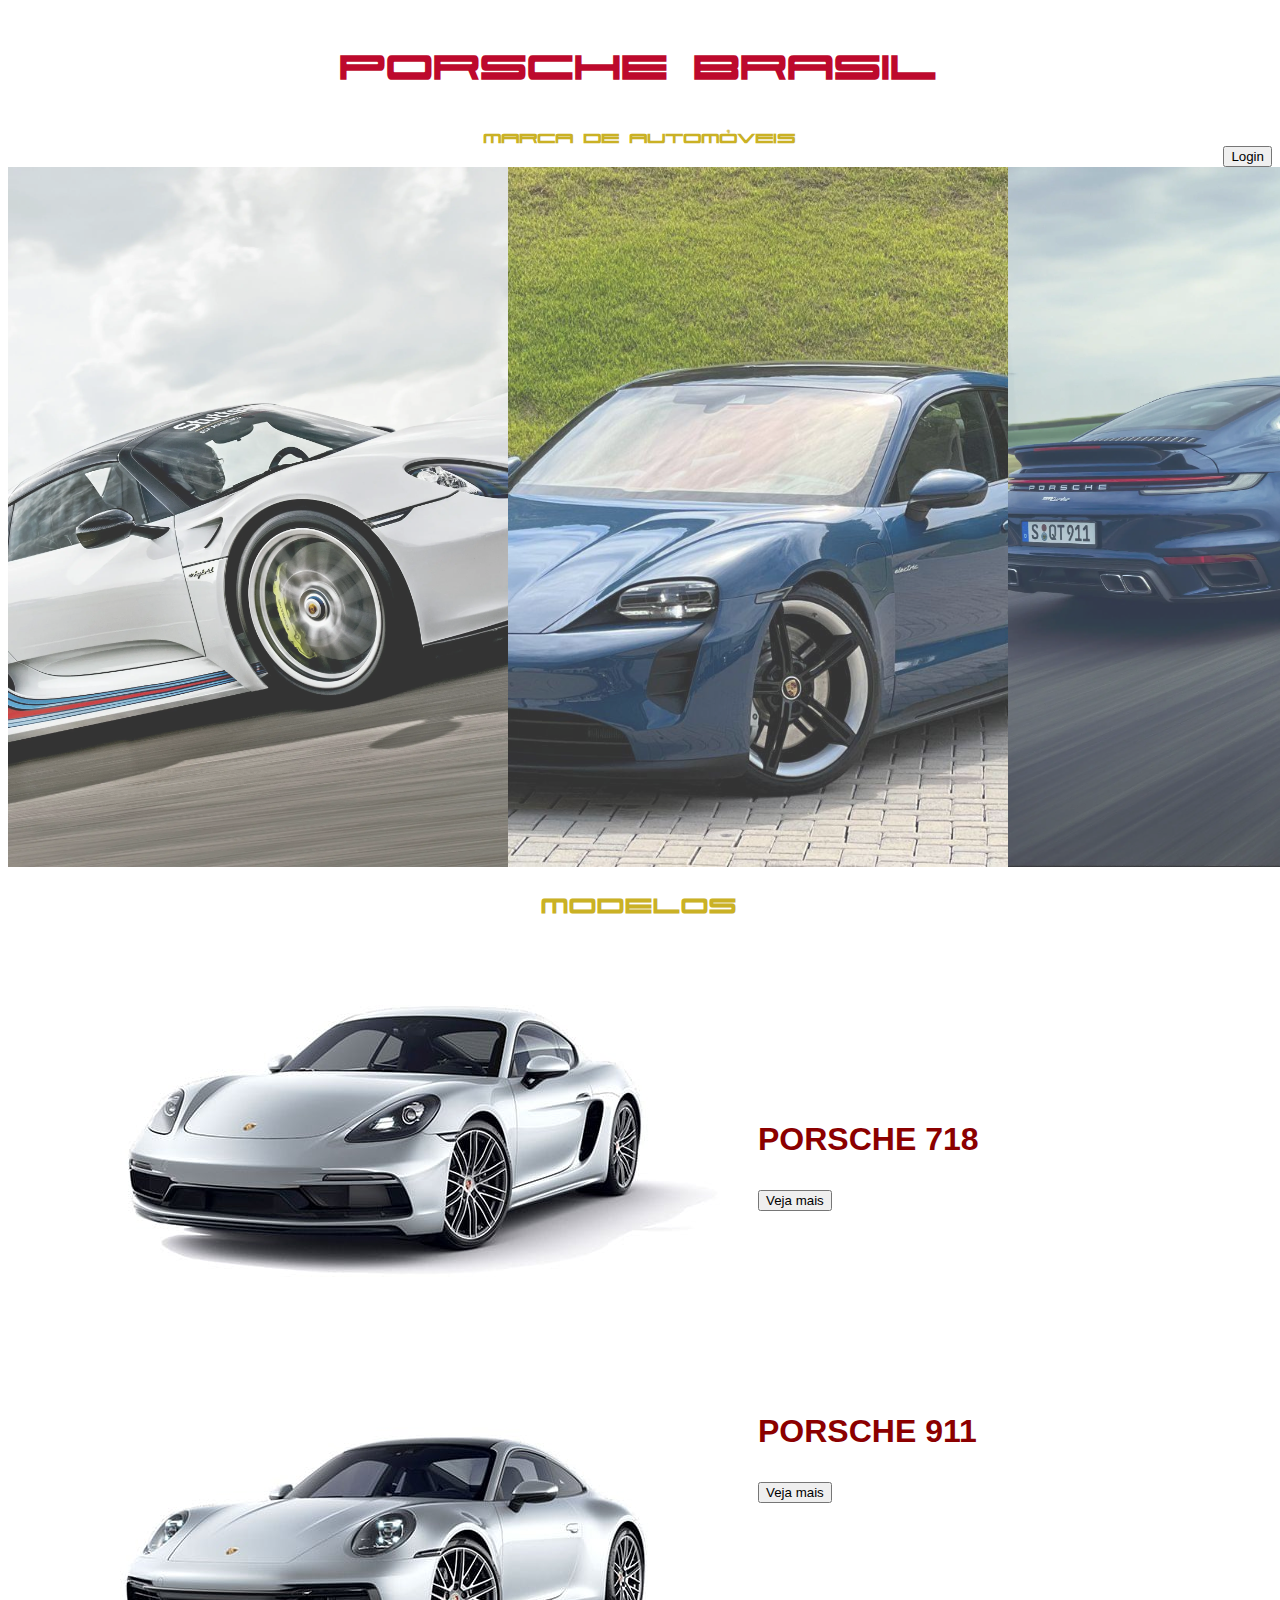
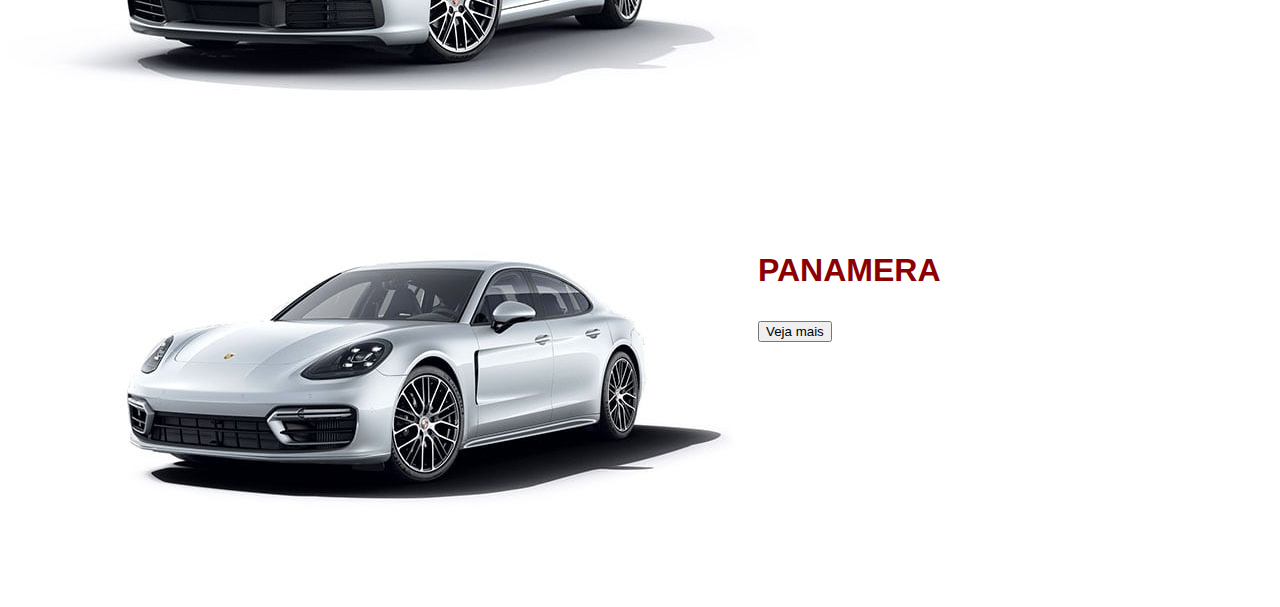
<file: PORSCHE SITE 3/index.html>
<!DOCTYPE html>
<html lang="en">

<head>
    <meta charset="UTF-8">
    <meta http-equiv="X-UA-Compatible" content="IE=edge">
    <meta name="viewport" content="width=device-width, initial-scale=1.0">
    <link rel="stylesheet" href="style.css">
    <link rel="stylesheet" href="porsche 718.html">
    <link rel="stylesheet" href="porschekk.css">
    <link rel="icon" href="favicon.png">
    <title>Porsche Senai</title>
</head>

<body>
    <center>
        <div class="relative-parent">
            <h2>Porsche Brasil</h2>
        </div>
        <h3>Marca de automóveis<h6h2>
                </div>
                <div>
                    <div class="login">
                        <button>
                            Login
                        </button>
                    </div>
                    <section>
    <img src="Porsche 918 Spyder.webp">
    <img src="taycan.jpeg">
    <img src="PORSCHE 911 TURBO S.webp">
    <img src="f90d5998a42c49f8b4ae470b72a1210b_1661197588500.jpg">
          </section>
            <h2>
                MODELOS
                </h1>
        </center>
    </div>
    <div class="texth1">
        <img src="718.jpg">
        <h1>
            <br>
            <br>
            <br>
            <br>
            <p>PORSCHE 718
            </p>
        </h1>
        <button onclick="window.location.href = 'http://127.0.0.1:5500/porsche%20718.html'">Veja mais</button>
    </div>
    <div class="texth1">
        <img src="911.jpg">
        <h1>
            <br>
            <br>
            <br>
            <br>
            <p>PORSCHE 911
            </p>
        </h1>
        <button onclick="window.location.href = 'http://127.0.0.1:5500/porsche%20718.html'">Veja mais</button>
    </div>
    </center>
    </div>
    <div class="texth1">
        <img src="panamera.jpg">
        <h1>
            <br>
            <br>
            <br>
            <br>
            <br>
            <br>
            <br>
            <br>
            <p>PANAMERA
            </p>
        </h1>
    </div>


    <button onclick="window.location.href = 'http://127.0.0.1:5500/porsche%20718.html'">Veja mais</button>
    
</body>

</html>
</file>
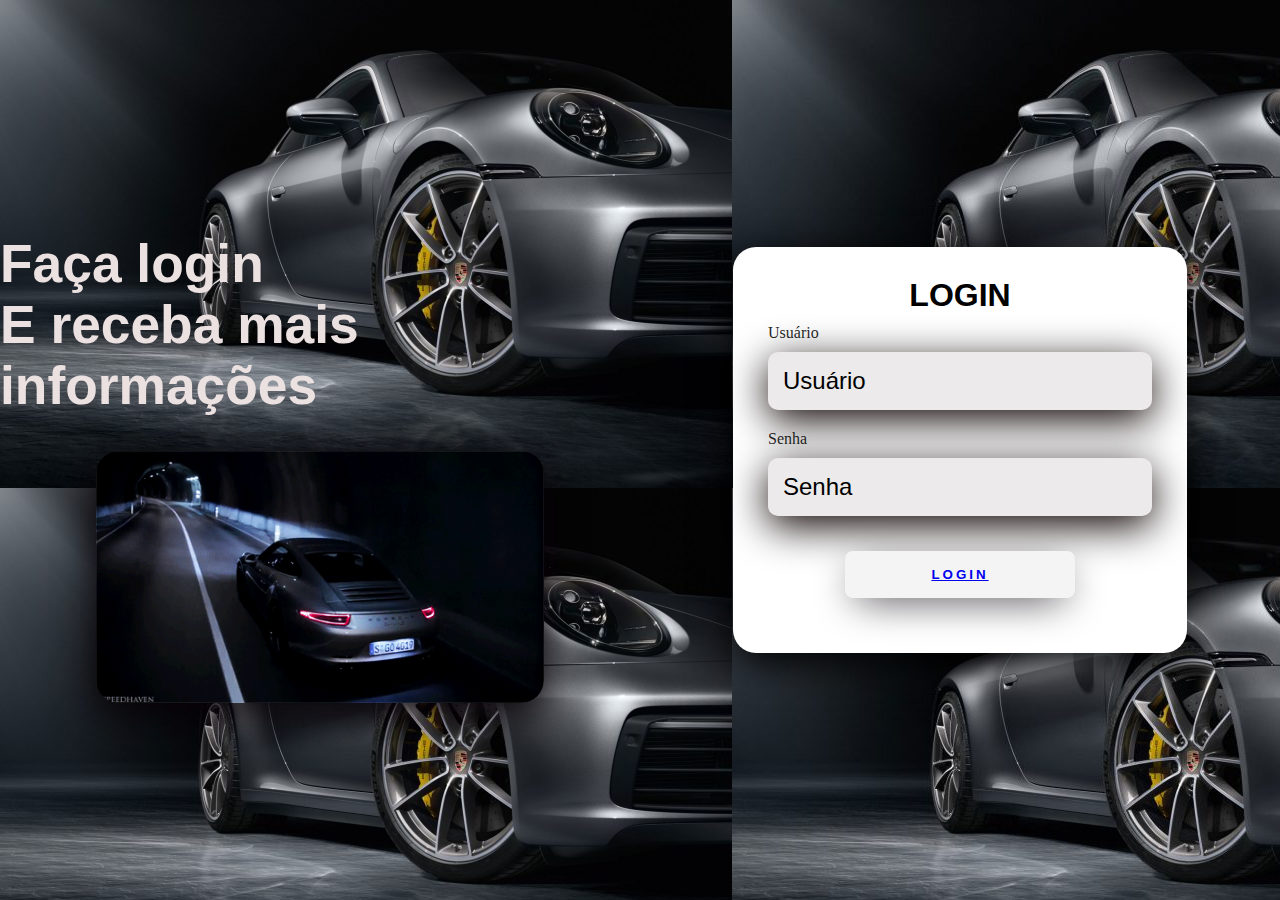
<file: PORSCHE SITE 3/login.html>
<!DOCTYPE html>
<html lang="en">
<head>
    <meta charset="UTF-8">
    <meta http-equiv="X-UA-Compatible" content="IE=edge">
    <meta name="viewport" content="width=device-width, initial-scale=1.0">
    <link rel="stylesheet" href="login.css">
    <link rel="stylesheet" href="style.css">
    <link rel="stylesheet" href="porsche 718.html">
    <link rel="stylesheet" href="porschekk.css">
    <link rel="icon" href="favicon.png">
    <title>Login Porshce</title>
</head>
<body>
    <div class="login">
    <div class="left-login">
        <h1>Faça login<br>E receba mais informações</h1>
        <img src="porsche911xx.gif" class="left-login-image" alt="Design">
      </div>
    <div class="right-login">
        <div class="card-login">
            <h1>LOGIN</h1>
            <div class="textfield">
                <label for="usuario">Usuário</label>
                <input type="text" name="usuario" placeholder="Usuário">
    </div>
    <div class="textfield">
        <label for="senha">Senha</label>
        <input type="password" name="senha" placeholder="Senha">
    </div>
    <button class="botaologin"><a href="http://127.0.0.1:5500/index.html"> Login </a></button>
</body>
</html>
</file>
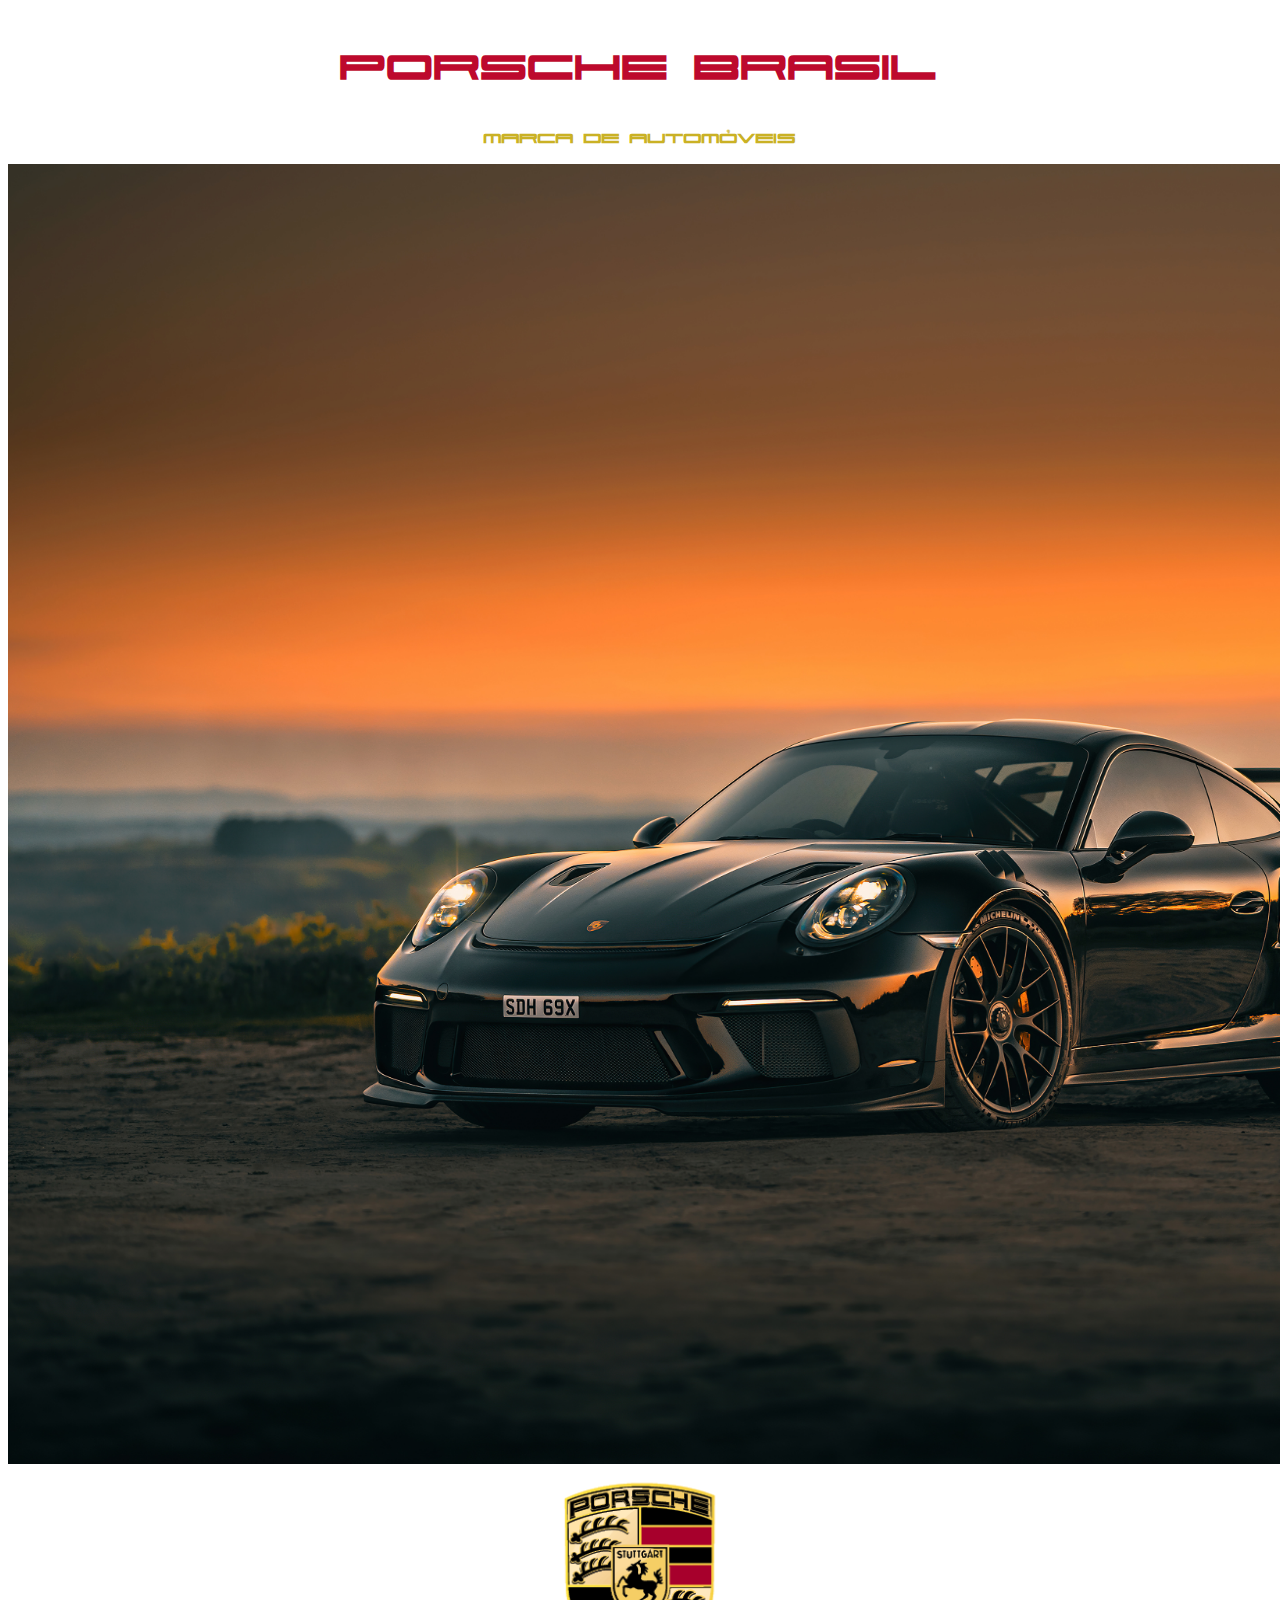
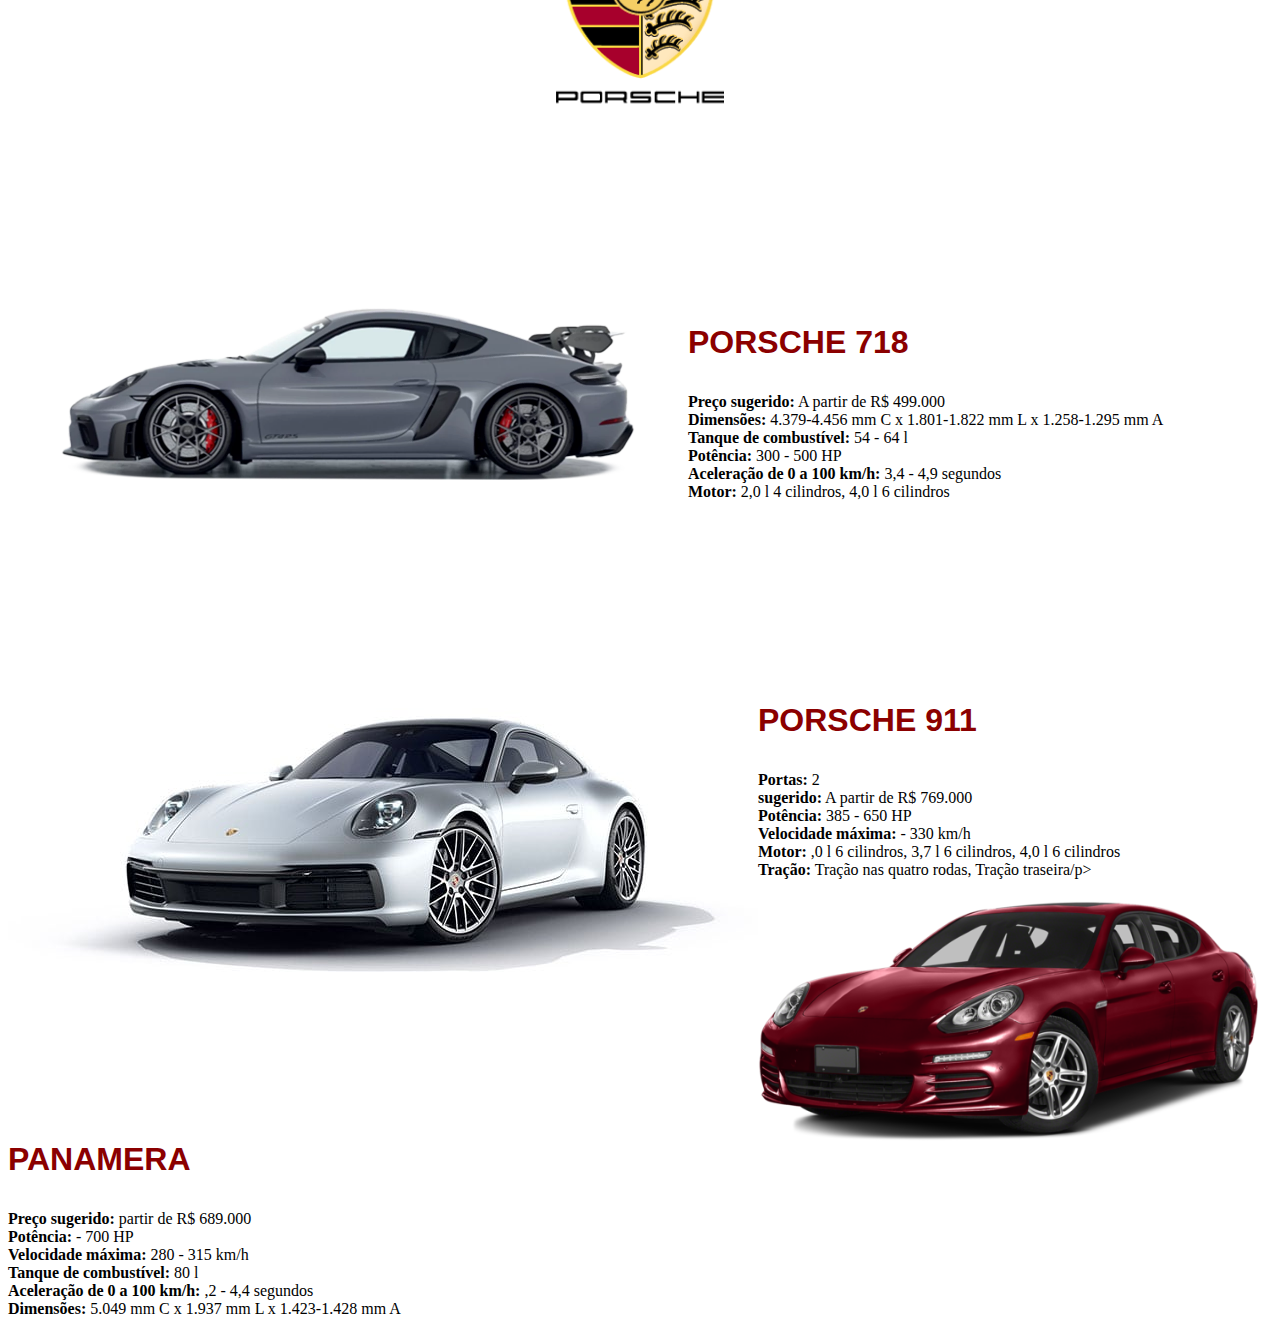
<file: PORSCHE SITE 3/porsche 718.html>
<!DOCTYPE html>
<html lang="pt-br">

<head>
    <meta charset="UTF-8">
    <meta http-equiv="X-UA-Compatible" content="IE=edge">
    <meta name="viewport" content="width=device-width, initial-scale=1.0">
    <link rel="stylesheet" href="style.css">
    <link rel="stylesheet" href="index.html">
    <title>Prosche Senai</title>
</head>

<body>

    <center>
        <div class="relative-parent">
            <h2>Porsche Brasil</h2>
        </div>
        <h3>Marca de automóveis<h6h2>
                </div>
                <div>
    </center>
    <img src="41215-Porsche-Car-Porsche-911-Sport-Car-Black-CarPorsche.jpg" width="2000" height="1300" div>
    <center><a href="http://127.0.0.1:5500/index.html"><img src="favicon.png" width="250" class="media-object  img-responsive img-thumbnail"></a></center>
    </div>
    <div class="texth1">
        <img src="718 p.webp" width="680" height="500" />
        <h1>
            <br>
            <br>
            <br>
            <br>
            <p>PORSCHE 718
            </p>
        </h1>
        <p><strong>Preço sugerido:</strong> A partir de R$ 499.000
            <br>
            <strong>Dimensões:</strong> 4.379-4.456 mm C x 1.801-1.822 mm L x 1.258-1.295 mm A
            <br>
            <strong> Tanque de combustível:</strong> 54 - 64 l
            <br>
            <strong> Potência:</strong> 300 - 500 HP
            <br>
            <strong>Aceleração de 0 a 100 km/h:</strong> 3,4 - 4,9 segundos
            <br>
            <strong> Motor:</strong> 2,0 l 4 cilindros, 4,0 l 6 cilindros
        </p>

        <div class="texth1">
            <img src="911.jpg">
            <h1>
                <br>
                <br>
                <br>
                <br>
                <p>PORSCHE 911
                </p>
            </h1>
            <p><strong>Portas:</strong> 2
                <br>
                <strong>sugerido:</strong> A partir de R$ 769.000
                <br>
              <strong> Potência:</strong> 385 - 650 HP
                <br>
                <strong>  Velocidade máxima: </strong> - 330 km/h
                <br>
                <strong>  Motor: </strong>,0 l 6 cilindros, 3,7 l 6 cilindros, 4,0 l 6 cilindros
                <br>
                <strong>   Tração:</strong> Tração nas quatro rodas, Tração traseira/p>

            <div class="texth1">
                <img src="Porsche-Panamera-Transparent-PNG.png" width="500" height="240">
                <h1>
                
                    <br>
                    <br>
                    <p>PANAMERA
                    </p>
                </h1>
                <p> <strong>Preço sugerido: </strong> partir de R$ 689.000
                    <br>
                    <strong>Potência: </strong> - 700 HP
                    <br>
                    <strong> Velocidade máxima:</strong> 280 - 315 km/h
                    <br>
                    <strong> Tanque de combustível:</strong> 80 l
                    <br>
                    <strong>Aceleração de 0 a 100 km/h: </strong>,2 - 4,4 segundos
                    <br>
                    <strong>Dimensões:</strong> 5.049 mm C x 1.937 mm L x 1.423-1.428 mm A
                </p>
            
</body>

</html>
</file>
<file: PORSCHE SITE 3/style.css>
.relative-parent{
    font-size:xx-large;
    font-family:porsche;
    color: rgb(189, 9, 45);
}
h3{
    font-family:porsche;
    color: rgb(202, 177, 37);
}
h1{
    color: darkred;
    font-family:                                                                    font-family: '911 Porscha', sans-serif;
    font-family: '911 Porscha Condensed', sans-serif;
    font-family: '911 Porscha Italic', sans-serif;
    font-family: '911 Porscha Laser Italic', sans-serif;
    font-family: '911 Porscha Leftalic', sans-serif;
    font-family: '911 Porscha Bold', sans-serif;
}

.texth1 img {
  float: left;
}


@font-face {
    font-family:porsche;
    src: url(911v2.ttf);
</file>
<file: PORSCHE SITE 3/porschekk.css>
section{
    display: flex;
    width: 2000px;
    height: 700px;
}
section img{
    width: 0px;
    flex-grow: 1;
    object-fit: cover;
    opacity: .8;
    transition: .5 ease;

}

section img:hover{
    cursor: crosshair;
    width: 300px;
    opacity: 1;
    filter: contrast(120%);
}

.login{
    display: flex;
    justify-content: flex-end;
}
</file>
<file: PORSCHE SITE 3/login.css>
@import url('https://fonts.googleapis.com/css2?family=Noto+Sans:wght@400;700&display=swap');
body{
    margin: 0;
    font-family: Noto Sans sans-serif;
}
.login{
    width: 100vw;
    height: 100vh;
    background-image: url("porschefundo.jpg");
    justify-content: center;
    align-items: center;
}
.left-login{
    width: 50vw;
    height: 100vh;
    display: flex;
    justify-content: center;
    align-items: center;
    flex-direction: column;
}
.left-login h1{
    font-size: 40pt;
    
    color: rgb(236, 225, 225);
}
.left-login-image{
    width: 35vw;

}
.right-login{
    width: 50vw;
    height: 100vh;
    display: flex;
    justify-content: center;
    align-items: center;
}
.card-login{
    width: 60%;
   display: flex;
   justify-content: center;
   align-items: center;
   flex-direction: column;
   padding: 30px 35px;
   background:#ffffff ;
   border-radius: 23px;
   box-shadow: 0px 10px 40px #000000;
}
.card-login h1{
    color: #000000;
    font-weight: 800;
    margin: 0;
}
.textfield{
    width: 100%;
    display: flex;
    flex-direction: column;
    align-items: flex-start;
    justify-content: center;
    margin: 10px 0px;
}
.textfield input{
    width: 100%;
    border: none;
    border-radius: 10px;
    padding: 15px;
    background: #eceaea;
color: #150d15;
font-size: 18pt;
box-shadow: 0px 10px 40px #0c0000;
outline: none;
box-sizing: border-box;
}
.textfield label{
    color: #000000de;
    margin-bottom: 10px;
}
.textfield input::placeholder{
color: #000000;
}
.botaologin{
    width: 60%;
    padding: 16px 3px;
    margin: 25px;
    border: none;
    border-radius: 8px;
    outline: none;
    text-transform: uppercase;
    font-weight: 800;
    letter-spacing: 3px;
    color: #000000;
    background: #f5f4f4;
    cursor: pointer;
    box-shadow: 0px 10px 40px -12px #09010a;
}
img{
    border-radius: 23px;
    box-shadow:0px 10px 40px #070007;
}
</file>
